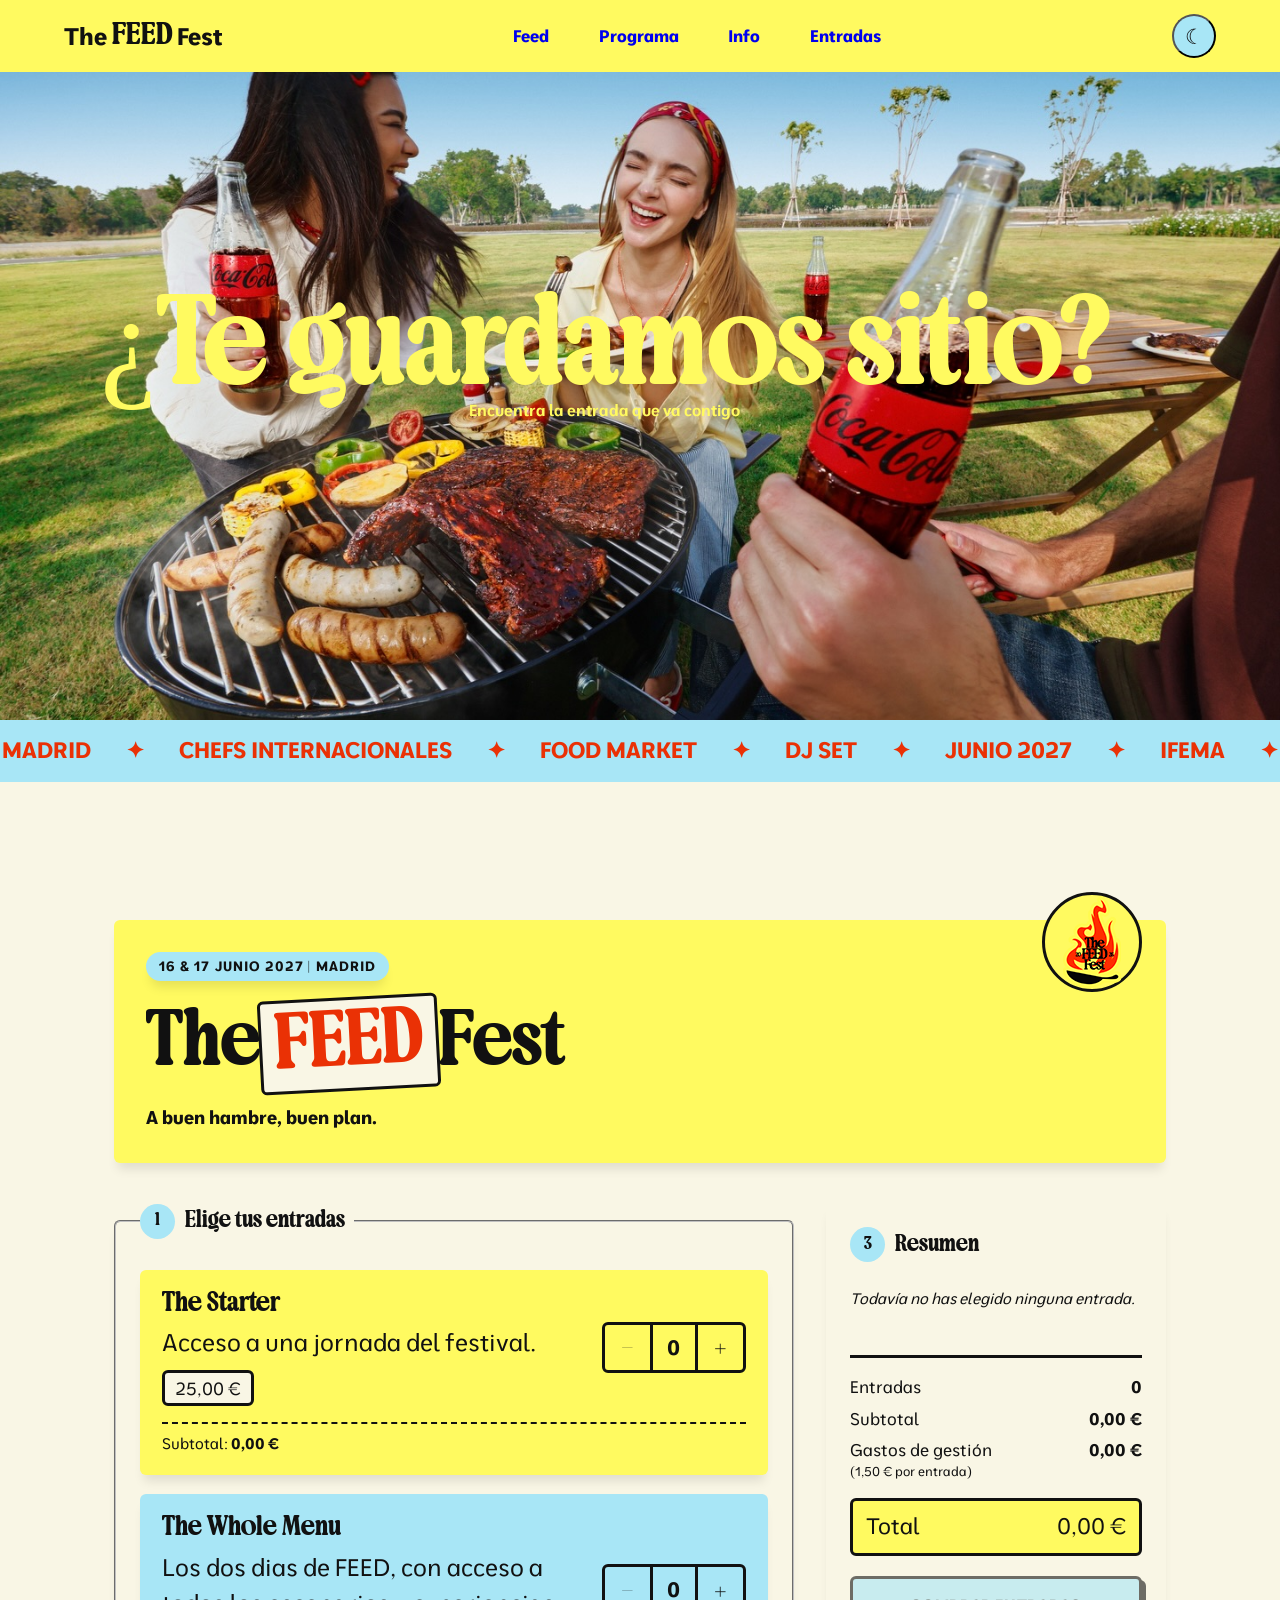
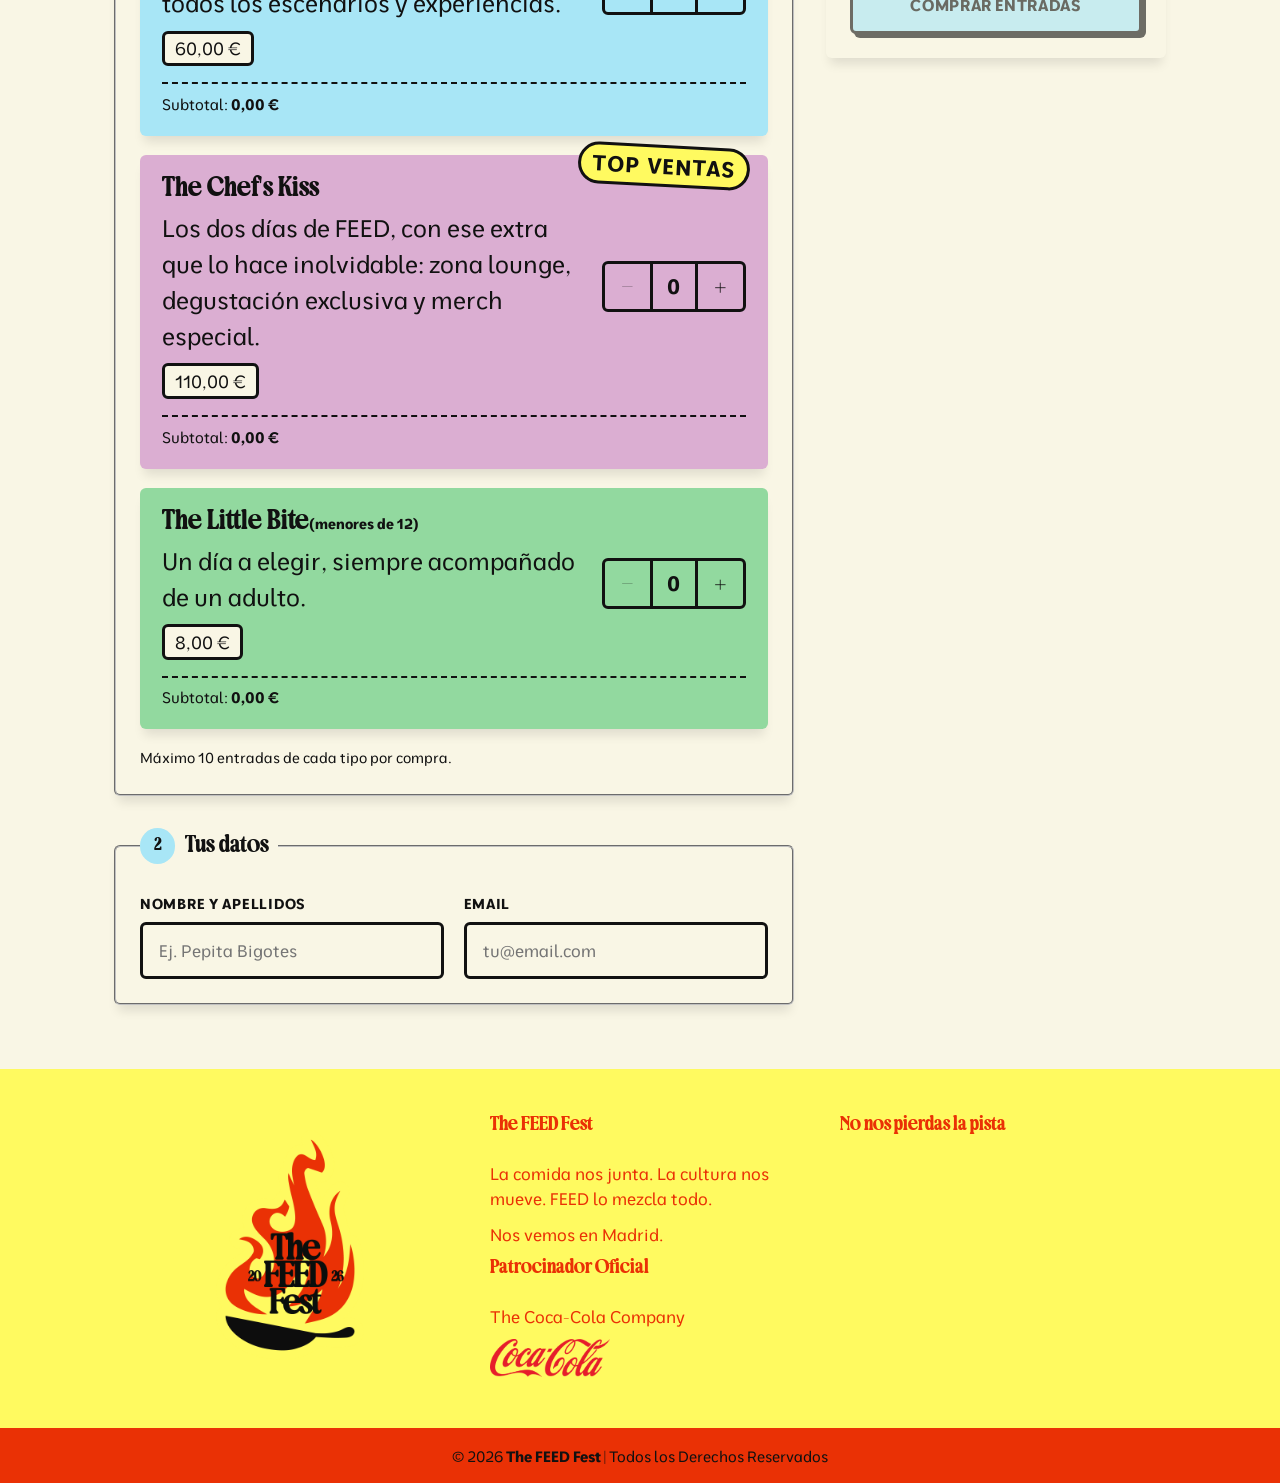
<file: form.html>
<!doctype html>
<html lang="es">
    <head>
        <meta charset="UTF-8" />
        <meta name="viewport" content="width=device-width, initial-scale=1.0" />
        <title>The Feed Fest | Entradas</title>
        <meta
            name="description"
            content="Componente de compra de entradas para un festival felino. HTML, CSS y JavaScript nativo (ES5)." />

        <link rel="preconnect" href="https://fonts.googleapis.com">
        <link rel="preconnect" href="https://fonts.gstatic.com" crossorigin>
        <link href="https://fonts.googleapis.com/css2?family=Moderustic:wght@300..800&family=Open+Sans:ital,wght@0,300..800;1,300..800&display=swap" rel="stylesheet">

        <link rel="stylesheet" href="https://cdnjs.cloudflare.com/ajax/libs/font-awesome/6.5.2/css/all.min.css" integrity="sha512-SnH5WK+bZxgPHs44uWIX+LLJAJ9/2PkPKZ5QiAj6Ta86w+fsb2TkcmfRyVX3pBnMFcV7oQPJkl9QevSCWr3W6A==" crossorigin="anonymous" referrerpolicy="no-referrer" />

        <link rel="stylesheet" href="styleform.css" />
    </head>
    <body>
         <nav class="nav">
        <div class="nav__inner">
            <a href="index.html" class="logo">The<span>FEED</span>Fest</a>

            <ul class="nav__links" id="menu">
                <li><a href="index.html">Feed</a></li>
                <li><a href="index.html">Programa</a></li>
                <li><a href="index.html">Info</a></li>
                <li><a href="form.html">Entradas</a></li>
            </ul>

            <div class="nav__actions">
                <button class="theme-toggle" type="button" aria-pressed="false" aria-label="Cambiar a modo oscuro">
                    <span class="theme-toggle__icon theme-toggle__icon--moon" aria-hidden="true">☾</span>
                    <span class="theme-toggle__icon theme-toggle__icon--sun" aria-hidden="true">☀</span>
                </button>

                <button class="menu-toggle" type="button" aria-controls="menu" aria-expanded="false" aria-label="Abrir menú">
                    <span></span>
                    <span></span>
                    <span></span>
                </button>
            </div>
        </div>
    </nav>


    <header class="header">

        <div class="container header-content">
            <div class="header-txt">
                <h1>¿Te guardamos sitio?</h1>
                <h2> Encuentra la entrada que va contigo</h2>
            </div>
        </div>
        

    </header>

    <div class="marquee">
        <ul class="marquee__content">
            <li>Madrid</li>
            <li class="marquee__sep" aria-hidden="true">✦</li>
            <li>Chefs Internacionales</li>
            <li class="marquee__sep" aria-hidden="true">✦</li>
            <li>Food Market</li>
            <li class="marquee__sep" aria-hidden="true">✦</li>
            <li>DJ Set</li>
            <li class="marquee__sep" aria-hidden="true">✦</li>
            <li>Junio 2027</li>
            <li class="marquee__sep" aria-hidden="true">✦</li>
            <li>Ifema</li>
            <li class="marquee__sep" aria-hidden="true">✦</li>
        </ul>
        <ul class="marquee__content" aria-hidden="true">
            <li>Madrid</li>
            <li class="marquee__sep" aria-hidden="true">✦</li>
            <li>Chefs Internacionales</li>
            <li class="marquee__sep" aria-hidden="true">✦</li>
            <li>Food Market</li>
            <li class="marquee__sep" aria-hidden="true">✦</li>
            <li>DJ Set</li>
            <li class="marquee__sep" aria-hidden="true">✦</li>
            <li>Junio 2027</li>
            <li class="marquee__sep" aria-hidden="true">✦</li>
            <li>Ifema</li>
            <li class="marquee__sep" aria-hidden="true">✦</li>
        </ul>
    </div>

        <main class="pagina">
            <!-- ============ CABECERA ============ -->
            <header class="cabecera">
                <span class="etiqueta">16 & 17 JUNIO 2027 | MADRID</span>
                <h1 class="cabecera__titulo">
                    The
                    <span>FEED</span>Fest
                </h1>
                <p class="cabecera__texto">
                    A buen hambre, buen plan.
                </p>
                <div class="pegatina" aria-hidden="true"><img src="IMAGES/logomasmini.png" alt="logo" /></div>
            </header>

            <!-- ============ COMPONENTE DE COMPRA ============ -->
            <form class="compra" id="formulario-compra" novalidate>
                <div class="compra__principal">
                    <!-- ---------- 1. Tipos de entrada ---------- -->
                    <fieldset class="bloque">
                        <legend class="bloque__titulo"><span>1</span> Elige tus entradas</legend>

                        <!-- Cada entrada guarda su precio en el atributo data-precio.
                         El JavaScript lo lee para hacer los cálculos. -->
                        <article
                            class="entrada entrada--amarilla"
                            data-precio="25"
                            data-nombre="Entrada de día">
                            <div class="entrada__info">
                                <h2 class="entrada__nombre">The Starter</h2>
                                <p class="entrada__descripcion">
                                    Acceso a una jornada del festival.
                                </p>
                                <p class="entrada__precio">25,00 €</p>
                            </div>
                            <div class="entrada__controles">
                                <button
                                    type="button"
                                    class="contador__boton contador__boton--menos"
                                    aria-label="Quitar una entrada de día">
                                    −
                                </button>
                                <span class="contador__cantidad" aria-live="polite">0</span>
                                <button
                                    type="button"
                                    class="contador__boton contador__boton--mas"
                                    aria-label="Añadir una entrada de día">
                                    +
                                </button>
                            </div>
                            <p class="entrada__subtotal">Subtotal: <strong>0,00 €</strong></p>
                        </article>

                        <article
                            class="entrada entrada--azul"
                            data-precio="60"
                            data-nombre="Abono 3 días">
                            <div class="entrada__info">
                                <h2 class="entrada__nombre">The Whole Menu</h2>
                                <p class="entrada__descripcion">
                                    Los dos dias de FEED, con acceso a todos los escenarios y experiencias.
                                </p>
                                <p class="entrada__precio">60,00 €</p>
                            </div>
                            <div class="entrada__controles">
                                <button
                                    type="button"
                                    class="contador__boton contador__boton--menos"
                                    aria-label="Quitar un abono de 3 días">
                                    −
                                </button>
                                <span class="contador__cantidad" aria-live="polite">0</span>
                                <button
                                    type="button"
                                    class="contador__boton contador__boton--mas"
                                    aria-label="Añadir un abono de 3 días">
                                    +
                                </button>
                            </div>
                            <p class="entrada__subtotal">Subtotal: <strong>0,00 €</strong></p>
                        </article>

                        <article
                            class="entrada entrada--rosa"
                            data-precio="110"
                            data-nombre="VIP Ronroneo">
                            <span class="entrada__destacado">Top ventas</span>
                            <div class="entrada__info">
                                <h2 class="entrada__nombre">The Chef's Kiss</h2>
                                <p class="entrada__descripcion">
                                    Los dos días de FEED, con ese extra que lo hace inolvidable: zona lounge, degustación exclusiva y merch especial.
                                </p>
                                <p class="entrada__precio">110,00 €</p>
                            </div>
                            <div class="entrada__controles">
                                <button
                                    type="button"
                                    class="contador__boton contador__boton--menos"
                                    aria-label="Quitar una entrada VIP Ronroneo">
                                    −
                                </button>
                                <span class="contador__cantidad" aria-live="polite">0</span>
                                <button
                                    type="button"
                                    class="contador__boton contador__boton--mas"
                                    aria-label="Añadir una entrada VIP Ronroneo">
                                    +
                                </button>
                            </div>
                            <p class="entrada__subtotal">Subtotal: <strong>0,00 €</strong></p>
                        </article>

                        <article
                            class="entrada entrada--verde"
                            data-precio="8"
                            data-nombre="Gatito (menores de 12)">
                            <div class="entrada__info">
                                <h2 class="entrada__nombre">
                                    The Little Bite<small>(menores de 12)</small>
                                </h2>
                                <p class="entrada__descripcion">
                                    Un día a elegir, siempre acompañado de un adulto.
                                </p>
                                <p class="entrada__precio">8,00 €</p>
                            </div>
                            <div class="entrada__controles">
                                <button
                                    type="button"
                                    class="contador__boton contador__boton--menos"
                                    aria-label="Quitar una entrada infantil">
                                    −
                                </button>
                                <span class="contador__cantidad" aria-live="polite">0</span>
                                <button
                                    type="button"
                                    class="contador__boton contador__boton--mas"
                                    aria-label="Añadir una entrada infantil">
                                    +
                                </button>
                            </div>
                            <p class="entrada__subtotal">Subtotal: <strong>0,00 €</strong></p>
                        </article>

                        <p class="bloque__nota">Máximo 10 entradas de cada tipo por compra.</p>
                    </fieldset>

                    <!-- ---------- 2. Datos de la compra ---------- -->
                    <fieldset class="bloque">
                        <legend class="bloque__titulo"><span>2</span> Tus datos</legend>

                        <div class="campos">
                            <div class="campo">
                                <label for="nombre">Nombre y apellidos</label>
                                <input
                                    type="text"
                                    id="nombre"
                                    name="nombre"
                                    placeholder="Ej. Pepita Bigotes"
                                    autocomplete="name" />
                            </div>
                            <div class="campo">
                                <label for="email">Email</label>
                                <input
                                    type="email"
                                    id="email"
                                    name="email"
                                    placeholder="tu@email.com"
                                    autocomplete="email" />
                            </div>
                        </div>
                    </fieldset>
                </div>

                <!-- ---------- 3. Resumen y total ---------- -->
                <aside class="resumen" aria-labelledby="resumen-titulo">
                    <h2 class="resumen__titulo" id="resumen-titulo"><span>3</span> Resumen</h2>

                    <!-- El JavaScript rellena esta lista con las entradas elegidas -->
                    <ul class="resumen__lista" id="resumen-lista">
                        <li class="resumen__vacio">Todavía no has elegido ninguna entrada.</li>
                    </ul>

                    <dl class="resumen__cuentas">
                        <div class="resumen__fila">
                            <dt>Entradas</dt>
                            <dd id="total-entradas">0</dd>
                        </div>
                        <div class="resumen__fila">
                            <dt>Subtotal</dt>
                            <dd id="subtotal">0,00 €</dd>
                        </div>
                        <div class="resumen__fila">
                            <dt>Gastos de gestión <small>(1,50 € por entrada)</small></dt>
                            <dd id="gastos">0,00 €</dd>
                        </div>
                        <div class="resumen__fila resumen__fila--total">
                            <dt>Total</dt>
                            <dd id="total">0,00 €</dd>
                        </div>
                    </dl>

                    <button type="submit" class="boton boton--rosa" id="boton-comprar" disabled>
                        Comprar entradas
                    </button>

                    <!-- Aquí aparecen los avisos de error o de compra realizada -->
                    <p class="mensaje" id="mensaje" role="status" aria-live="polite"></p>
                </aside>
            </form>
        </main>

        <footer class="pie-pagina">
        <div class="grupo-1">
            <div class="box">
                <figure>
                    <a href="#">
                        <img src="IMAGES/feedlogocontorno.png" alt="logo de FEED">
                    </a>
                </figure>
            </div>
            <div class="box">
                <h2>The FEED Fest</h2>
                <p>La comida nos junta. La cultura nos mueve. FEED lo mezcla todo.</p>
                <p>Nos vemos en Madrid.</p>

                <h2>Patrocinador Oficial</h2>
                <p>The Coca-Cola Company</p>
                <img src="IMAGES/Coca-Cola_logo.svg.webp" alt="cocacolalogo">
            </div>
            <div class="box">
                <h2>No nos pierdas la pista</h2>
                <div class="rrss">
                    <a href="https://www.instagram.com/"><i data-feather="instagram"></i></a>
                    <a href="https://x.com/?lang=es"><i data-feather="twitter"></i></a>
                    <a href="https://www.tiktok.com/es/"><i data-feather="music"></i></a>
                    <a href="https://www.facebook.com/?locale=es_ES"><i data-feather="facebook"></i></a>
                </div>
            </div>
        </div>

        <div class="grupo-2">
            <small>&copy; 2026 <b>The FEED Fest</b> | Todos los Derechos Reservados</small>
        </div>
        
    </footer>

    <script src="js/main.js"></script>

    <script>
        feather.replace();
    </script>
        
    </body>
</html>
</file>
<file: styleform.css>
@font-face {
    font-family: 'BringBold';
    src: url(fonts/Bringbold\ Nineties\ Demo.ttf);
    font-weight: bold;
    font-style: bold;
}

:root {
    /* Colores de acento */
    --yellow: #fffa60;
    --pink: #dbaed2;
    --blue: #a8e6f6;
    --green: #92d99f;
    --red: #ea3105;
    --on-accent: #0a0e0c; /* texto sobre colores de acento */

    /* Base */
    --bg: #f9f6e5;
    /* --surface: #ffffff; */
    --surface-2: #a8e6f6;
;
    --ink: #111111; /* texto, bordes y sombras */

    /* Firma neo-brutalista */
    --border: 3px solid var(--ink);
    --shadow-sm: 4px 4px 0 var(--ink);
    --shadow: 6px 6px 0 var(--ink);
    --shadow-lg: 10px 10px 0 var(--ink);

    --font-family: "Moderustic", sans-serif;
    --accent-font: "BringBold";

    --nav-h: 72px;
    --radius: 6px;
    --speed: 0.2s;
}

*,
*::before,
*::after {
    margin: 0;
    padding: 0;
    box-sizing: border-box;
}

body {
    font-family: var(--font-family);
    font-size: 1.05rem;
    line-height: 1.5;
    color: var(--ink);
    background-color: var(--bg);
    /* Fondo de puntos, muy típico del neo-brutalismo */
    background-image: radial-gradient(var(--dot) 1.5px, transparent 1.5px);
    background-size: 22px 22px;
}

h1,
h2 {
    font-family: var(--accent-font);
    font-weight: 400;
    line-height: 1.1;
}

button,
input {
    font: inherit;
    color: inherit;
}

:focus-visible {
    outline: 3px dashed var(--pink);
    outline-offset: 3px;
}

.nav {
    position: fixed;
    background-color: var(--yellow);
    top: 0;
    left: 0;
    width: 100%;
    height: var(--nav-h);
    z-index: 1000;
    transition: transform 0.35s ease, background-color 0.3s ease, box-shadow var(--speed) ease;
}

/* Clase que añade JS al hacer scroll */
.nav.is-scrolled {
    box-shadow: 0 4px 0 var(--ink);
}

.nav__inner {
    display: flex;
    align-items: center;
    justify-content: space-between;
    gap: 1rem;
    height: 100%;
    max-width: 1200px;
    margin: 0 auto;
    padding: 0 1.5rem;
}

.logo {
    font-family: var(--font-family);
    font-size: 1.5rem;
    font-weight: bold;
    text-decoration: none;
    color: var(--txt-color);
    display: flex;
    align-items: center;
    gap: 0.3rem;
}

.logo span {
    font-family: var(--accent-font);
    font-size: 2rem;
    /* background: var(--red); */
    color: var(--txt-color);
    transition: transform var(--speed) ease;
}

.logo:hover span {
    transform: rotate(-3deg);
    color: var(--red);
}

.nav__links {
    font-family: var(--font-family);
    display: flex;
    gap: 1.5rem;
    list-style: none;
}

.nav__links a {
    display: block;
    padding: 0.4rem 0.8rem;
    font-weight: bold;
    text-decoration: none;
    transition: background-color var(--speed) ease, border-color var(--speed) ease, transform var(--speed) ease;
}

.nav__links a:hover {
    color: var(--red);
    border-color: var(--ink);
    transform: rotate(-3deg);
}

.nav__actions {
    display: flex;
    align-items: center;
    gap: 0.6rem;
}

/* Botón de modo claro/oscuro */
.theme-toggle {
    width: 44px;
    height: 44px;
    font-size: 1.3rem;
    line-height: 1;
    color: var(--txt-color);
    background: var(--blue);
    border-radius: 50%;
    cursor: pointer;
    transition: transform 0.4s ease, box-shadow var(--speed) ease;
}

.theme-toggle:hover {
    transform: rotate(25deg);
}

.theme-toggle:active {
    box-shadow: 0 0 0 var(--ink);
}

/* Se muestra la luna en modo claro y el sol en modo oscuro */
.theme-toggle__icon--sun {
    display: none;
}

[data-theme="dark"] .theme-toggle__icon--moon {
    display: none;
}

[data-theme="dark"] .theme-toggle__icon--sun {
    display: inline;
}

/* Botón hamburguesa (oculto en escritorio) */
.menu-toggle {
    display: none;
    flex-direction: column;
    justify-content: center;
    gap: 5px;
    width: 44px;
    height: 44px;
    padding: 0 9px;
    background: var(--blue);
    border-radius: 50px;
    cursor: pointer;
}

.menu-toggle span {
    display: block;
    height: 3px;
    background: var(--txt-color);
    transition: transform 0.3s ease, opacity 0.2s ease;
}

/* Las tres barras se convierten en una X cuando el menú está abierto */
.menu-toggle[aria-expanded="true"] span:nth-child(1) {
    transform: translateY(8px) rotate(45deg);
}

.menu-toggle[aria-expanded="true"] span:nth-child(2) {
    opacity: 0;
}

.menu-toggle[aria-expanded="true"] span:nth-child(3) {
    transform: translateY(-8px) rotate(-45deg);
}

*,
*::before,
*::after {
    margin: 0;
    padding: 0;
    box-sizing: border-box;
}

body {
    font-family: var(--font-family);
    font-size: 1.05rem;
    line-height: 1.5;
    color: var(--ink);
    background-color: var(--bg);
    background-size: 22px 22px;
}

h1,
h2 {
    font-family: var(--accent-font);
    font-weight: 400;
    line-height: 1.1;
}

button,
input {
    font: inherit;
    color: inherit;
}

:focus-visible {
    outline: 3px dashed var(--pink);
    outline-offset: 3px;
}

.pagina {
    width: 100%;
    max-width: 1100px;
    margin: 0 auto;
    padding: 3rem 1.5rem 4rem;
}


.header {
    background-image: url(IMAGES/HERO_ENTRADAS.jpg);
    background-position: center center;
    background-repeat: no-repeat;
    background-size: cover;
    display: flex;
    align-items: center;
    min-height: 80vh;
    padding:80px 0;
}

.header-content {
 display: flex;
}

.header-txt {
    display: flex;
    flex-direction: column;
    align-items: center;
}

.header-txt h1 {
    font-family: var(--accent-font);
    font-size: 128px;
    line-height: 0.8;
    text-align: center;
    padding-left: 100px;
    padding-right: 100px;
    color: var(--yellow);
}

.header-txt h2 {
    color: var(--yellow);
    font-family: var(--font-family);
    font-size: 1rem;
    font-weight: 600;
}

.header-txt h2 span {
    color: var(--red);
    padding: 5px;
    text-transform: uppercase;
    font-family: var(--accent-font);
    font-size: 2rem;
}

.header-txt p {
    font-family: var(--accent-font);
    font-size: 36px;
    color: var(--yellow);
}


.marquee {
    --gap: 2rem;
    display: flex;
    gap: var(--gap);
    overflow: hidden;
    user-select: none;
    padding: 0.9rem 0;
    background-color: var(--blue);
    color: var(--red);
}

.marquee__content {
    flex-shrink: 0;
    display: flex;
    justify-content: space-around;
    gap: var(--gap);
    min-width: 100%;
    animation: marquee 20s linear infinite;
}

.marquee__content li {
    font-family: var(--font-family);
    list-style: none;
    font-size: 1.4rem;
    font-weight: bold;
    text-transform: uppercase;
    white-space: nowrap;
}


.marquee__sep {
    color: var(--red);
}


[data-theme="dark"] .marquee__sep {
    color: var(--pink);
}


.marquee:hover .marquee__content {
    animation-play-state: paused;
}

@keyframes marquee {
    from { transform: translateX(0); }
    to { transform: translateX(calc(-100% - var(--gap))); }  
}


.cabecera {
    position: relative;
    margin-top: 10vh;
    margin-bottom: 2.5rem;
    padding: 2rem;
    background: var(--yellow);
    border-radius: var(--radius);
    box-shadow: 0px 10px 11px -4px rgba(0,0,0,0.1);
}

.etiqueta {
    display: inline-block;
    padding: 0.25rem 0.8rem;
    margin-bottom: 1rem;
    font-weight: 700;
    font-size: 0.85rem;
    text-transform: uppercase;
    letter-spacing: 0.08em;
    background: var(--blue);
    color: var(--txt-color);
    box-shadow: 0px 10px 11px -4px rgba(0,0,0,0.1);
    border-radius: 999px;
}

.cabecera__titulo {
    word-spacing: -18px;
    font-size: clamp(2.6rem, 8vw, 5rem);
    margin-bottom: 0.8rem;
}

.cabecera__titulo span {
    display: inline-block;
    margin-left: 0.2rem;
    padding: 0 0.8rem;
    background: var(--bg);
    border: var(--border);
    border-radius: var(--radius);
    transform: rotate(-3deg);
    color: var(--red);
}

.cabecera__texto {
    font-size: 1.15rem;
    color: var(--txt-color);
    font-weight: bold;
}

.pegatina {
    position: absolute;
    top: -28px;
    right: 24px;
    width: 100px;
    height: 100px;
    display: flex;
    align-items: center;
    justify-content: center;
    font-family: var(--font-display);
    font-size: 1rem;
    text-transform: uppercase;
    background: var(--yellow);
    border: var(--border);
    border-radius: 50%;
    animation: girar 14s linear infinite;
}

@keyframes girar {
    to {
        transform: rotate(360deg);
    }
}


.compra {
    display: flex;
    align-items: flex-start;
    gap: 2rem;
}

.compra__principal {
    flex: 1 1 auto;
    display: flex;
    flex-direction: column;
    gap: 2rem;
}


.bloque {
    display: flex;
    flex-direction: column;
    gap: 1.2rem;
    padding: 1.5rem;
    background: var(--bg);
    border-radius: var(--radius);
    box-shadow: 0px 10px 11px -4px rgba(0,0,0,0.1);
}

.bloque__titulo,
.resumen__titulo {
    display: flex;
    align-items: center;
    gap: 0.6rem;
    margin-bottom: 0.4rem;
    padding-right: 0.6rem; 
    font-family: var(--accent-font);
    font-size: 1.5rem;
}

.bloque__titulo span,
.resumen__titulo span {
    display: inline-flex;
    align-items: center;
    justify-content: center;
    width: 2.2rem;
    height: 2.2rem;
    font-size: 1.1rem;
    background: var(--blue);
    color: var(--txt-color);
    border-radius: 50%;
}

.bloque__nota {
    font-size: 0.9rem;
    color: var(--muted);
}

/* ---------- 6. TARJETA DE ENTRADA ---------- */
.entrada {
    --acento: var(--bg);
    position: relative;
    display: flex;
    flex-wrap: wrap;
    align-items: center;
    gap: 1rem 1.5rem;
    padding: 1.2rem 1.4rem;
    border-radius: var(--radius);
    box-shadow: 0px 10px 11px -4px rgba(0,0,0,0.1);
    transition:
        transform var(--speed) ease,
        box-shadow var(--speed) ease,
        background-color var(--speed) ease;
}

.entrada--amarilla {
    background: var(--yellow);
}
.entrada--azul {
    background: var(--blue);
}
.entrada--rosa {
    background: var(--pink);
    
}
.entrada--verde {
    background: var(--green);
    
}

.entrada.is-seleccionada {
    background: var(--acento);
    transform: translate(-2px, -2px);
    box-shadow: var(--shadow);
}

.entrada__info {
    flex: 1 1 260px;
}

.entrada__nombre {
    font-size: 1.75rem;
    margin-bottom: 0.3rem;
}

.entrada__nombre small {
    font-family: var(--font-family);
    font-size: 0.9rem;
    font-weight: 700;
}

.entrada__descripcion {
    font-size: 1.5rem;
    color: var(--muted);
    margin-bottom: 0.6rem;
}

.entrada.is-seleccionada .entrada__descripcion {
    color: var(--on-accent);
}

.entrada__precio {
    display: inline-block;
    padding: 0.1rem 0.6rem;
    font-family: var(--font-display);
    font-size: 1.1rem;
    background: var(--bg);
    border: var(--border);
    border-radius: var(--radius);
}

.entrada.is-seleccionada .entrada__precio {
    background: var(--surface);
}

/* Etiqueta "Top ventas" */
.entrada__destacado {
    position: absolute;
    top: -10px;
    right: 18px;
    padding: 0.1rem 0.7rem;
    font-weight: 700;
    font-size: 1.35rem;
    text-transform: uppercase;
    letter-spacing: 0.06em;
    background: var(--yellow);
    border: var(--border);
    border-radius: 999px;
    transform: rotate(3deg);
}

.entrada__subtotal {
    flex-basis: 100%;
    padding-top: 0.6rem;
    border-top: 2px dashed var(--ink);
    font-size: 0.95rem;
}

/* ---------- 7. CONTADOR (− 0 +) ---------- */
.entrada__controles {
    display: flex;
    align-items: center;
    border: var(--border);
    border-radius: var(--radius);
    background: var(--surface);
    overflow: hidden;
}

.contador__boton {
    width: 2.8rem;
    height: 2.8rem;
    font-family: var(--font-family);
    font-size: 1.4rem;
    line-height: 1;
    background: var(--surface);
    border: none;
    cursor: pointer;
    transition: background-color var(--speed) ease;
}

.contador__boton:hover {
    background: var(--bg);
}

.contador__boton:disabled {
    opacity: 0.3;
    cursor: not-allowed;
    background: var(--surface);
}

.contador__cantidad {
    min-width: 3rem;
    text-align: center;
    font-family: var(--font-family);
    font-weight: bold;
    font-size: 1.3rem;
    border-left: var(--border);
    border-right: var(--border);
    line-height: 2.8rem;
}

/* ---------- 8. CAMPOS DE DATOS ---------- */
.campos {
    display: flex;
    flex-wrap: wrap;
    gap: 1.2rem;
}

.campo {
    flex: 1 1 240px;
    display: flex;
    flex-direction: column;
    gap: 0.4rem;
}

.campo label {
    font-weight: 700;
    font-size: 0.9rem;
    text-transform: uppercase;
    letter-spacing: 0.05em;
}

.campo input {
    padding: 0.8rem 1rem;
    background: var(--surface);
    border: var(--border);
    border-radius: var(--radius);
    transition:
        box-shadow var(--speed) ease,
        transform var(--speed) ease;
}

.campo input:focus {
    outline: none;
    transform: translate(-2px, -2px);
    box-shadow: var(--shadow);
}

/* Clase que añade el JavaScript si el campo no es válido */
.campo input.is-error {
    border-color: var(--red);
    box-shadow: 4px 4px 0 var(--red);
}

/* ---------- 9. RESUMEN ---------- */
.resumen {
    flex: 0 0 340px;
    position: sticky; /* se queda visible al hacer scroll */
    top: 1.5rem;
    display: flex;
    flex-direction: column;
    gap: 1.2rem;
    padding: 1.5rem;
    background: var(--bg);
    border-radius: var(--radius);
    box-shadow: 0px 10px 11px -4px rgba(0,0,0,0.1);
}

.resumen__lista {
    list-style: none;
    display: flex;
    flex-direction: column;
    gap: 0.5rem;
    min-height: 3rem;
}

.resumen__lista li {
    display: flex;
    justify-content: space-between;
    gap: 1rem;
    font-size: 0.95rem;
}

.resumen__vacio {
    color: var(--muted);
    font-style: italic;
}

.resumen__cuentas {
    display: flex;
    flex-direction: column;
    gap: 0.4rem;
    padding-top: 1rem;
    border-top: var(--border);
}

.resumen__fila {
    display: flex;
    justify-content: space-between;
    align-items: baseline;
    gap: 1rem;
}

.resumen__fila dt small {
    display: block;
    font-size: 0.8rem;
    color: var(--muted);
}

.resumen__fila dd {
    font-weight: 700;
    white-space: nowrap;
}

.resumen__fila--total {
    margin-top: 0.6rem;
    padding: 0.6rem 0.8rem;
    font-family: var(--font-display);
    font-size: 1.4rem;
    background: var(--yellow);
    border: var(--border);
    border-radius: var(--radius);
}

.resumen__fila--total dd {
    font-weight: 400;
}

/* ---------- 10. BOTÓN ---------- */
.boton {
    width: 100%;
    padding: 0.9rem 1.4rem;
    font-weight: 700;
    font-size: 1rem;
    text-transform: uppercase;
    letter-spacing: 0.04em;
    border: var(--border);
    border-radius: var(--radius);
    box-shadow: var(--shadow-sm);
    cursor: pointer;
    transition:
        transform var(--speed) ease,
        box-shadow var(--speed) ease;
}

.boton--rosa {
    background: var(--pink);
    color: var(--on-accent);
}

.boton:hover {
    transform: translate(-2px, -2px);
    box-shadow: var(--shadow);
}

/* Efecto "pulsado": el botón baja hasta tapar su sombra */
.boton:active {
    transform: translate(4px, 4px);
    box-shadow: 0 0 0 var(--ink);
}

.boton:disabled {
    background: var(--surface-2);
    cursor: not-allowed;
    transform: none;
    box-shadow: var(--shadow-sm);
    opacity: 0.6;
}

/* ---------- 11. MENSAJES ---------- */
.mensaje:empty {
    display: none;
}

.mensaje {
    padding: 0.8rem 1rem;
    font-weight: 700;
    border: var(--border);
    border-radius: var(--radius);
}

.mensaje--error {
    background: var(--red);
    color: #ffffff;
}

.mensaje--ok {
    background: var(--green);
    color: var(--on-accent);
}


.pie-pagina {
    width: 100%;
    background-color: var(--yellow);
}

.pie-pagina .grupo-1 {
    font-family: var(--font-family);
    width: 100%;
    max-width: 1200px;
    margin: auto;
    display: grid;
    grid-template-columns: repeat(3, 1fr);
    grid-gap: 50px;
    padding: 45px 100px;
}

.pie-pagina .grupo-1 .box figure {
    width: 100%;
    height: 100%;
    display: flex;
    justify-content: center;
    align-items: center;
}

.pie-pagina .grupo-1 .box figure img {
    width: 250px;;
}

.pie-pagina .grupo-1 .box img {
    width: 120px;
}

.pie-pagina .grupo-1 .box h2{
    color: var(--red);
    margin-bottom: 25px;
    font-size: 20px;  
}

.pie-pagina .grupo-1 .box p {
    color: var(--red);
    margin-bottom: 10px;
}

.pie-pagina .grupo-1 .rrss a {
    display: inline-block;
    text-decoration: none;
    width: 45px;
    height: 45px;
    line-height: 45px;
    color: var(--red); 
    transition: background-color var(--speed) ease, border-color var(--speed) ease, transform var(--speed) ease;
}


.pie-pagina .grupo-1 .rrss a:hover{
    color: var(--red);
    border-color: var(--ink);
    transform: rotate(-3deg);
}

.pie-pagina .grupo-2 {
    background-color: var(--red);
    padding: 15px 10px;
    text-align: center;
    color: var(--bg-color);
    font-family: var(--font-family)
}

.pie-pagina .grupo-2 small {
    font-size: 15px;
}



@media screen and (max-width:900px){
    .pie-pagina .grupo-1{
        width: 90%;
        grid-template-columns: repeat(1 1fr);
        grid-gap: 30x;
        padding: 35px 100px;
    }
}

/* ---------- 12. RESPONSIVE ---------- */
@media (max-width: 860px) {
    .compra {
        flex-direction: column;
        align-items: stretch;
    }

    .resumen {
        flex-basis: auto;
        position: static;
    }
}

@media (max-width: 480px) {
    .pagina {
        padding: 2.5rem 1rem 3rem;
    }

    .cabecera,
    .bloque,
    .resumen {
        padding: 1.2rem;
    }

    /* Deja sitio arriba para que la pegatina no tape la etiqueta */
    .cabecera {
        padding-top: 3.5rem;
    }

    .pegatina {
        width: 72px;
        height: 72px;
        font-size: 0.8rem;
        top: -22px;
        right: 12px;
    }
}

/* Accesibilidad: sin animaciones si el usuario lo prefiere */
@media (prefers-reduced-motion: reduce) {
    * {
        animation: none !important;
        transition: none !important;
    }
}

/* Tablet */
@media (max-width: 900px) {
    

    .header-content {
        flex-direction: column;
        text-align: center;
    }

    .header-txt h1 {
        font-size: 128px;
    }

    .header-txt h2 {
        margin-left: auto;
        margin-right: auto;
    }

    .btn-header {
        justify-content: center;
    }

    .pie-pagina .grupo-1{
        width: 90%;
        grid-template-columns: repeat(1 1fr);
        grid-gap: 30x;
        padding: 35px 100px;
    }
}

/* Móvil: aparece el menú hamburguesa */
@media (max-width: 768px) {
    .menu-toggle {
        display: flex;
    }

    
    .nav--hidden {
        transform: translateY(calc(-100% - 8px));
    }


    .nav::before {
        content: "";
        position: absolute;
        top: 0;
        left: 0;
        right: 0;
        bottom: -3px;                 /* cubre también el borde inferior del nav */
        z-index: 2;
        background: var(--yellow);
        transition: background-color 0.3s ease;
    }

    .logo,
    .nav__actions {
        position: relative;
        z-index: 3;
    }

    
    .nav__links {
        position: fixed;
        top: 0;
        left: 0;
        z-index: 1;
        width: 100%;
        height: 100vh;
        height: 100dvh;              
        flex-direction: column;
        justify-content: center;
        align-items: center;
        gap: 0.8rem;
        padding: calc(var(--nav-h) + 1rem) 1.5rem 2rem;
        background-color: var(--yellow);
        background-image: radial-gradient(var(--dot) 1.5px, transparent 1.5px);
        background-size: 22px 22px;
        transform: translateY(-100%);
        visibility: hidden;           
        transition: transform 0.45s cubic-bezier(0.7, 0, 0.3, 1), visibility 0s linear 0.45s;
    }

    
    .nav__links.is-open {
        transform: translateY(0);
        visibility: visible;
        transition: transform 0.45s cubic-bezier(0.7, 0, 0.3, 1), visibility 0s linear 0s;
    }

    
    .nav__links li {
        opacity: 0;
        transform: translateY(-16px);
        transition: opacity 0.3s ease, transform 0.3s ease;
    }

    .nav__links.is-open li {
        opacity: 1;
        transform: translateY(0);
    }

    .nav__links.is-open li:nth-child(1) { transition-delay: 0.15s; }
    .nav__links.is-open li:nth-child(2) { transition-delay: 0.2s; }
    .nav__links.is-open li:nth-child(3) { transition-delay: 0.25s; }
    .nav__links.is-open li:nth-child(4) { transition-delay: 0.3s; }

    .nav__links a {
        padding: 0.4rem 1.2rem;
        font-family: var(--font-display);
        font-size: 2rem;
        text-transform: uppercase;
    }

    .section {
        padding: 4.5rem 0;
    }

}

/* Móvil pequeño */
@media (max-width: 560px) {

    .header-txt h1 {
        font-size: 80px;
    }

    .btn-header {
        width: 100%;
        text-align: center;
    }
}
</file>
